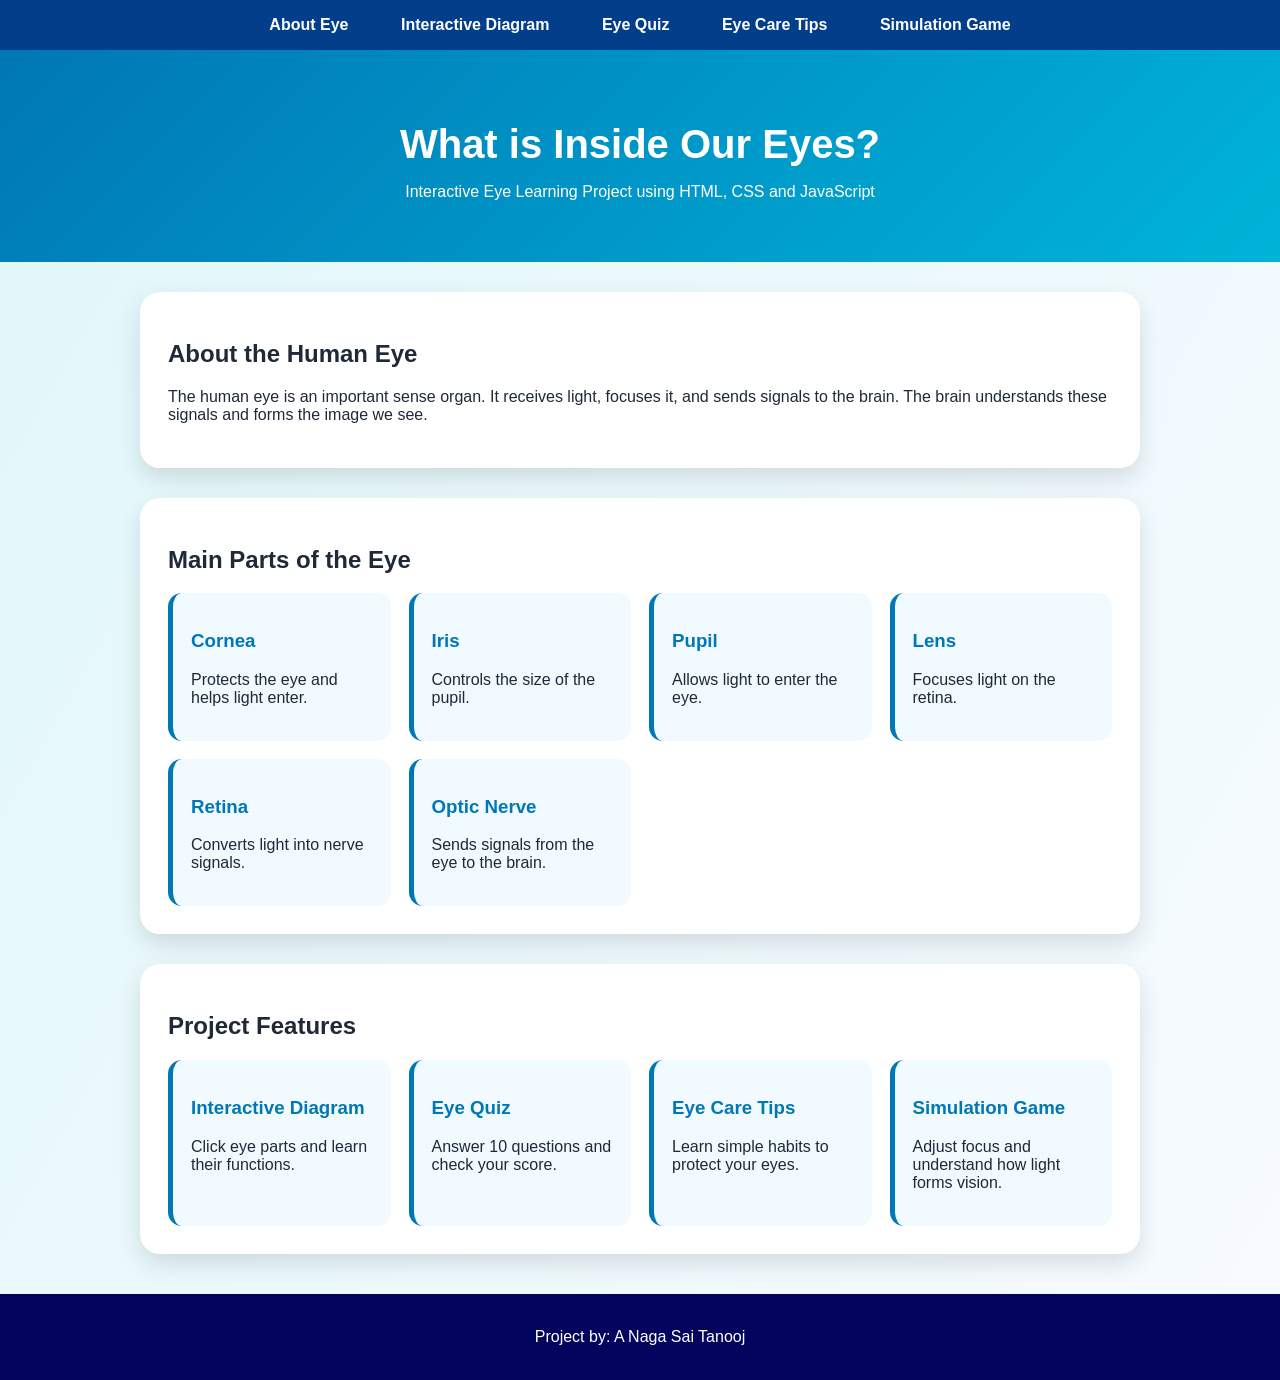
<file: index.html>
<!DOCTYPE html>
<html>
<head>
  <title>What is Inside Our Eyes?</title>
  <link rel="stylesheet" href="style.css">
</head>
<body>

<nav>
  <a href="index.html">About Eye</a>
  <a href="diagram.html">Interactive Diagram</a>
  <a href="quiz.html">Eye Quiz</a>
  <a href="tips.html">Eye Care Tips</a>
  <a href="simulation.html">Simulation Game</a>
</nav>

<div class="hero">
  <h1>What is Inside Our Eyes?</h1>
  <p>Interactive Eye Learning Project using HTML, CSS and JavaScript</p>
</div>

<section class="card">
  <h2>About the Human Eye</h2>
  <p>
    The human eye is an important sense organ. It receives light, focuses it,
    and sends signals to the brain. The brain understands these signals and
    forms the image we see.
  </p>
</section>

<section class="card">
  <h2>Main Parts of the Eye</h2>

  <div class="grid">
    <div class="part-card">
      <h3>Cornea</h3>
      <p>Protects the eye and helps light enter.</p>
    </div>

    <div class="part-card">
      <h3>Iris</h3>
      <p>Controls the size of the pupil.</p>
    </div>

    <div class="part-card">
      <h3>Pupil</h3>
      <p>Allows light to enter the eye.</p>
    </div>

    <div class="part-card">
      <h3>Lens</h3>
      <p>Focuses light on the retina.</p>
    </div>

    <div class="part-card">
      <h3>Retina</h3>
      <p>Converts light into nerve signals.</p>
    </div>

    <div class="part-card">
      <h3>Optic Nerve</h3>
      <p>Sends signals from the eye to the brain.</p>
    </div>
  </div>
</section>

<section class="card">
  <h2>Project Features</h2>

  <div class="grid">
    <div class="part-card">
      <h3>Interactive Diagram</h3>
      <p>Click eye parts and learn their functions.</p>
    </div>

    <div class="part-card">
      <h3>Eye Quiz</h3>
      <p>Answer 10 questions and check your score.</p>
    </div>

    <div class="part-card">
      <h3>Eye Care Tips</h3>
      <p>Learn simple habits to protect your eyes.</p>
    </div>

    <div class="part-card">
      <h3>Simulation Game</h3>
      <p>Adjust focus and understand how light forms vision.</p>
    </div>
  </div>
</section>

<footer>
  <p>Project by: A Naga Sai Tanooj</p>
</footer>

</body>
</html>
</file>
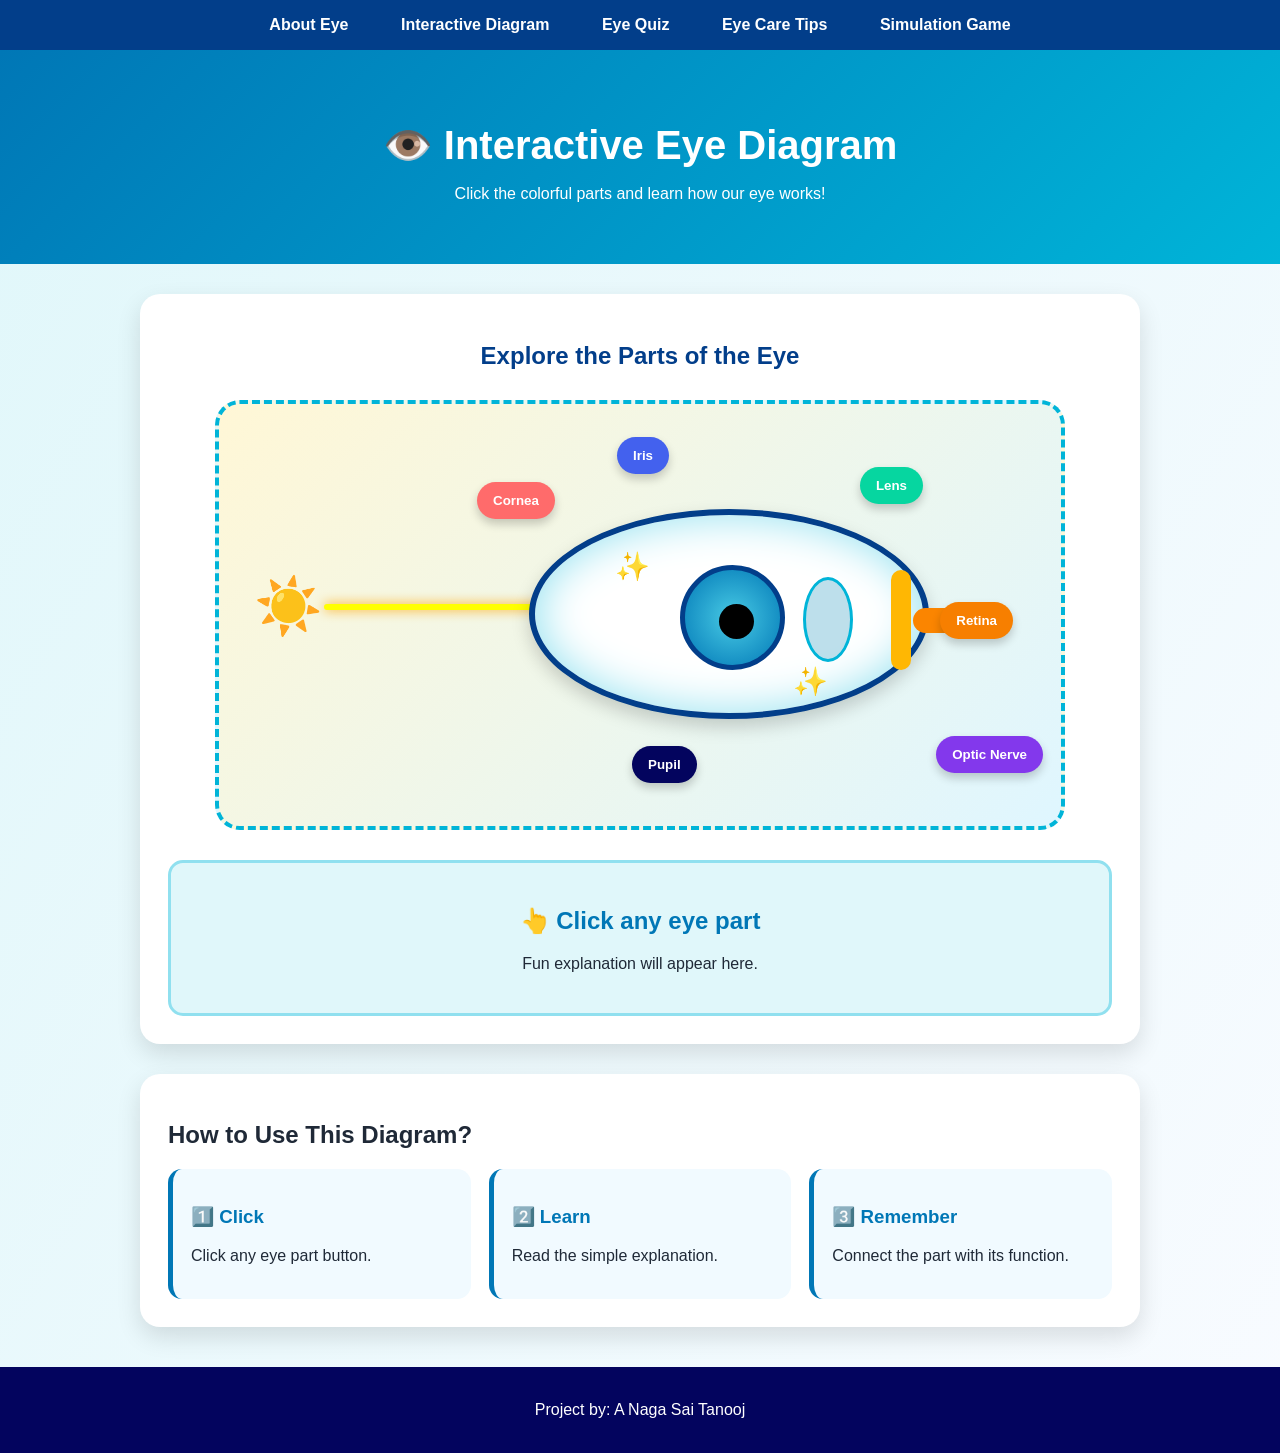
<file: diagram.html>
<!DOCTYPE html>
<html>
<head>
  <title>Interactive Eye Diagram</title>
  <link rel="stylesheet" href="style.css">
</head>
<body>

<nav>
  <a href="index.html">About Eye</a>
  <a href="diagram.html">Interactive Diagram</a>
  <a href="quiz.html">Eye Quiz</a>
  <a href="tips.html">Eye Care Tips</a>
  <a href="simulation.html">Simulation Game</a>
</nav>

<div class="hero">
  <h1>👁️ Interactive Eye Diagram</h1>
  <p>Click the colorful parts and learn how our eye works!</p>
</div>

<section class="card">

  <h2 class="center-title">Explore the Parts of the Eye</h2>

  <div class="kids-diagram">

    <div class="sun-icon">☀️</div>
    <div class="light-line"></div>

    <button class="label-btn btn-cornea" onclick="showInfo('cornea')">
      Cornea
    </button>

    <button class="label-btn btn-iris" onclick="showInfo('iris')">
      Iris
    </button>

    <button class="label-btn btn-pupil" onclick="showInfo('pupil')">
      Pupil
    </button>

    <button class="label-btn btn-lens" onclick="showInfo('lens')">
      Lens
    </button>

    <button class="label-btn btn-retina" onclick="showInfo('retina')">
      Retina
    </button>

    <button class="label-btn btn-optic" onclick="showInfo('optic')">
      Optic Nerve
    </button>

    <div class="cartoon-eye">
      <div class="eye-sparkle sparkle-one">✨</div>
      <div class="eye-sparkle sparkle-two">✨</div>

      <div class="iris-big">
        <div class="pupil-big"></div>
      </div>

      <div class="lens-shape"></div>
      <div class="retina-shape"></div>
      <div class="optic-line"></div>
    </div>

  </div>

  <div id="infoBox" class="info-box">
    <h2>👆 Click any eye part</h2>
    <p>Fun explanation will appear here.</p>
  </div>

</section>

<section class="card">
  <h2>How to Use This Diagram?</h2>

  <div class="grid">
    <div class="part-card">
      <h3>1️⃣ Click</h3>
      <p>Click any eye part button.</p>
    </div>

    <div class="part-card">
      <h3>2️⃣ Learn</h3>
      <p>Read the simple explanation.</p>
    </div>

    <div class="part-card">
      <h3>3️⃣ Remember</h3>
      <p>Connect the part with its function.</p>
    </div>
  </div>
</section>

<footer>
  <p>Project by: A Naga Sai Tanooj</p>
</footer>

<script src="script.js"></script>

</body>
</html>
</file>
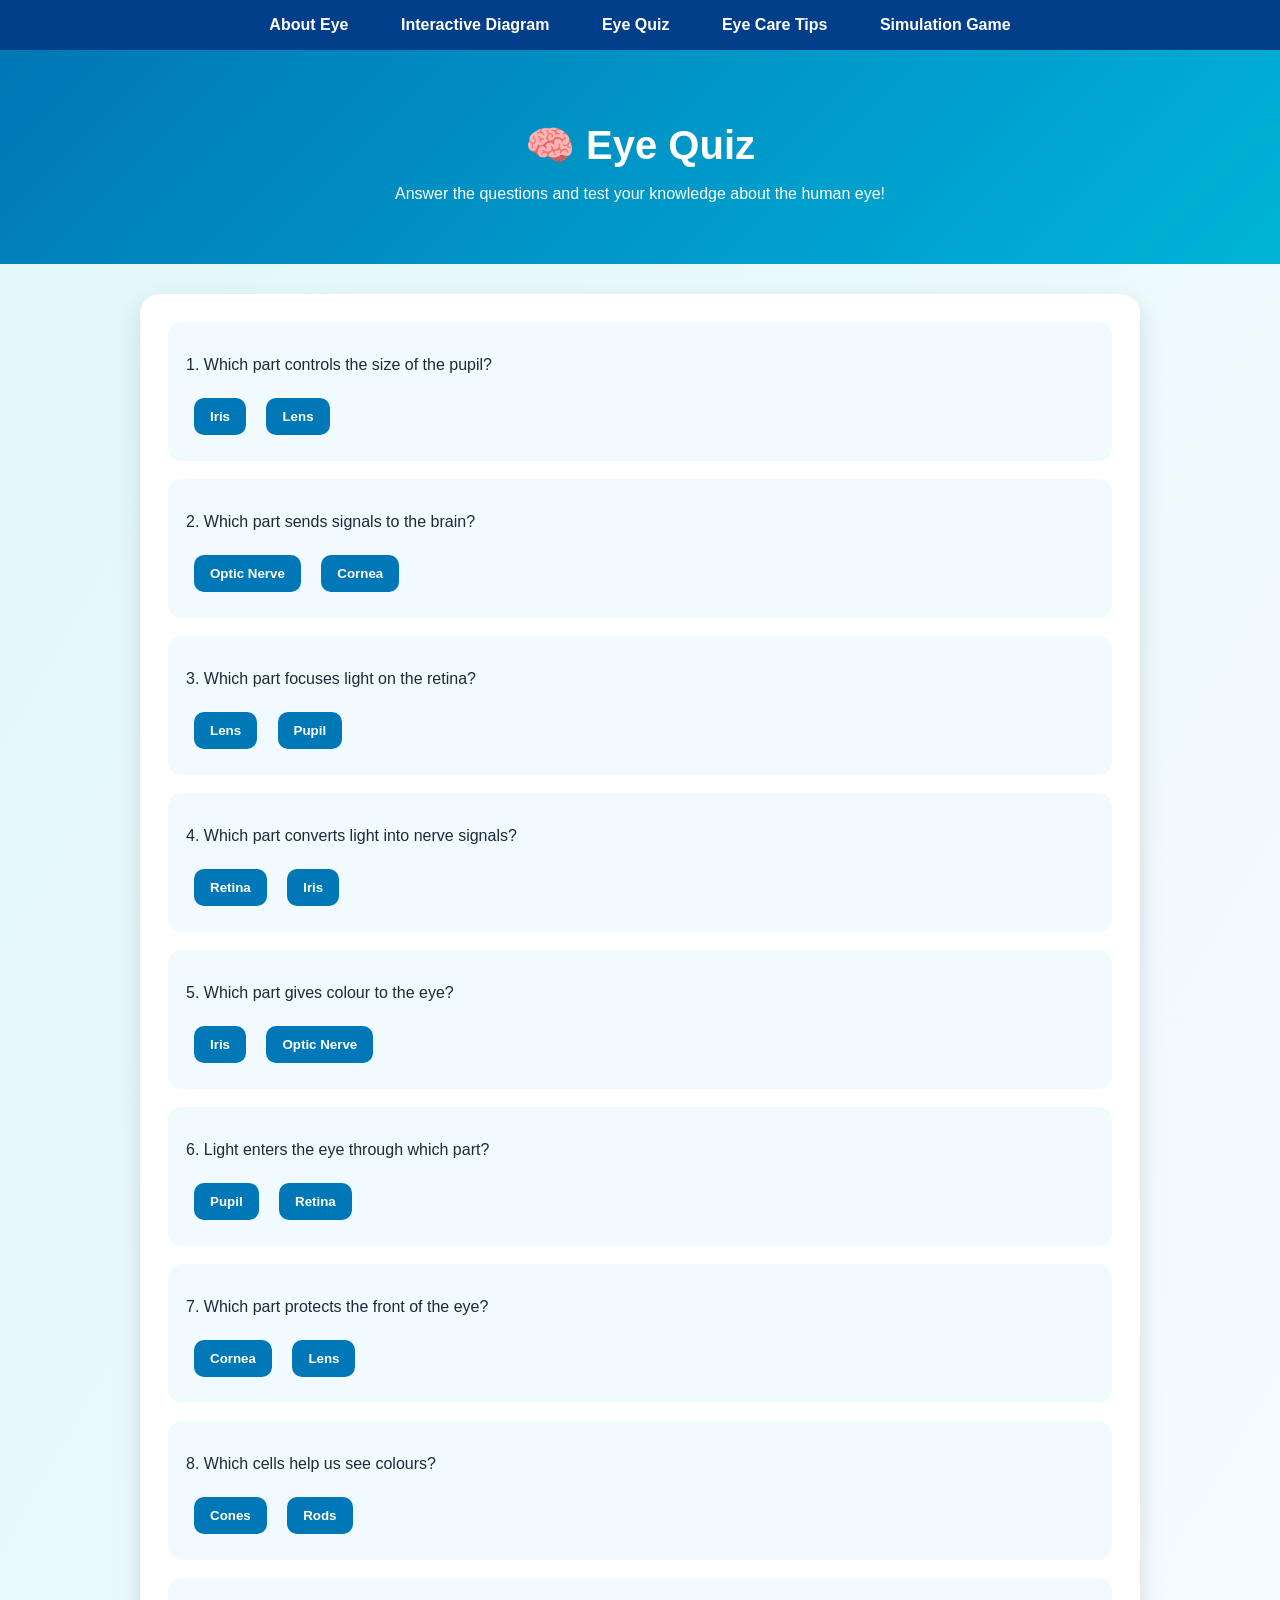
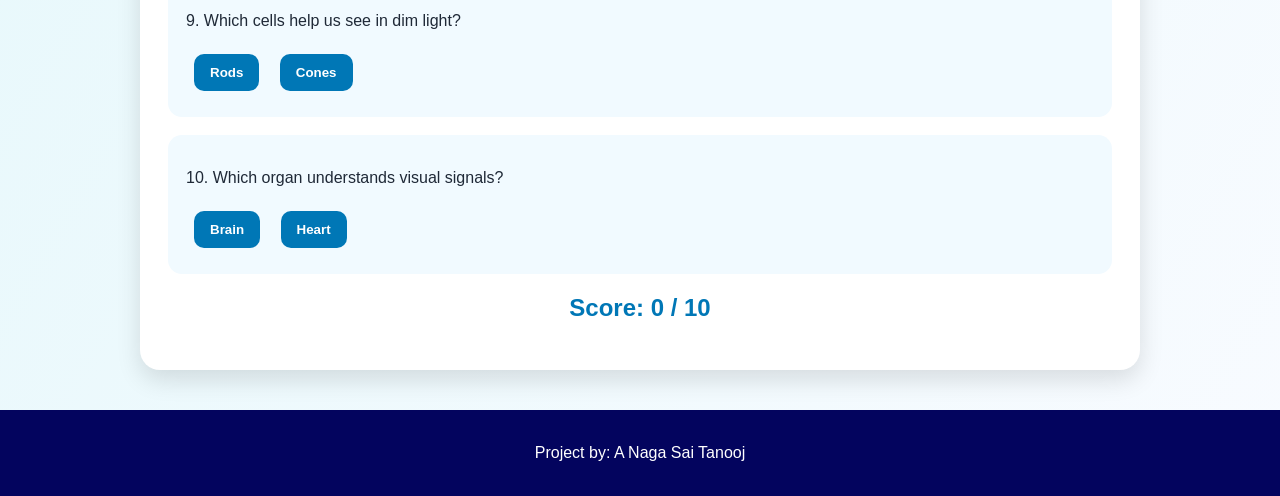
<file: quiz.html>
<!DOCTYPE html>
<html>
<head>
  <title>Eye Quiz</title>
  <link rel="stylesheet" href="style.css">
</head>
<body>

<nav>
  <a href="index.html">About Eye</a>
  <a href="diagram.html">Interactive Diagram</a>
  <a href="quiz.html">Eye Quiz</a>
  <a href="tips.html">Eye Care Tips</a>
  <a href="simulation.html">Simulation Game</a>
</nav>

<div class="hero">
  <h1>🧠 Eye Quiz</h1>
  <p>Answer the questions and test your knowledge about the human eye!</p>
</div>

<section class="card">

  <div class="question">
    <p>1. Which part controls the size of the pupil?</p>
    <button onclick="checkAnswer(this, false)">Iris</button>
    <button onclick="checkAnswer(this, true)">Lens</button>
  </div>

  <div class="question">
    <p>2. Which part sends signals to the brain?</p>
    <button onclick="checkAnswer(this, true)">Optic Nerve</button>
    <button onclick="checkAnswer(this, false)">Cornea</button>
  </div>

  <div class="question">
    <p>3. Which part focuses light on the retina?</p>
    <button onclick="checkAnswer(this, true)">Lens</button>
    <button onclick="checkAnswer(this, false)">Pupil</button>
  </div>

  <div class="question">
    <p>4. Which part converts light into nerve signals?</p>
    <button onclick="checkAnswer(this, false)">Retina</button>
    <button onclick="checkAnswer(this, true)">Iris</button>
  </div>

  <div class="question">
    <p>5. Which part gives colour to the eye?</p>
    <button onclick="checkAnswer(this, true)">Iris</button>
    <button onclick="checkAnswer(this, false)">Optic Nerve</button>
  </div>

  <div class="question">
    <p>6. Light enters the eye through which part?</p>
    <button onclick="checkAnswer(this, false)">Pupil</button>
    <button onclick="checkAnswer(this, true)">Retina</button>
  </div>

  <div class="question">
    <p>7. Which part protects the front of the eye?</p>
    <button onclick="checkAnswer(this, true)">Cornea</button>
    <button onclick="checkAnswer(this, false)">Lens</button>
  </div>

  <div class="question">
    <p>8. Which cells help us see colours?</p>
    <button onclick="checkAnswer(this, true)">Cones</button>
    <button onclick="checkAnswer(this, false)">Rods</button>
  </div>

  <div class="question">
    <p>9. Which cells help us see in dim light?</p>
    <button onclick="checkAnswer(this, false)">Rods</button>
    <button onclick="checkAnswer(this, true)">Cones</button>
  </div>

  <div class="question">
    <p>10. Which organ understands visual signals?</p>
    <button onclick="checkAnswer(this, false)">Brain</button>
    <button onclick="checkAnswer(this, true)">Heart</button>
  </div>

  <h2 id="score">Score: 0 / 10</h2>

</section>

<footer>
  <p>Project by: A Naga Sai Tanooj</p>
</footer>

<script src="script.js"></script>

</body>
</html>
</file>
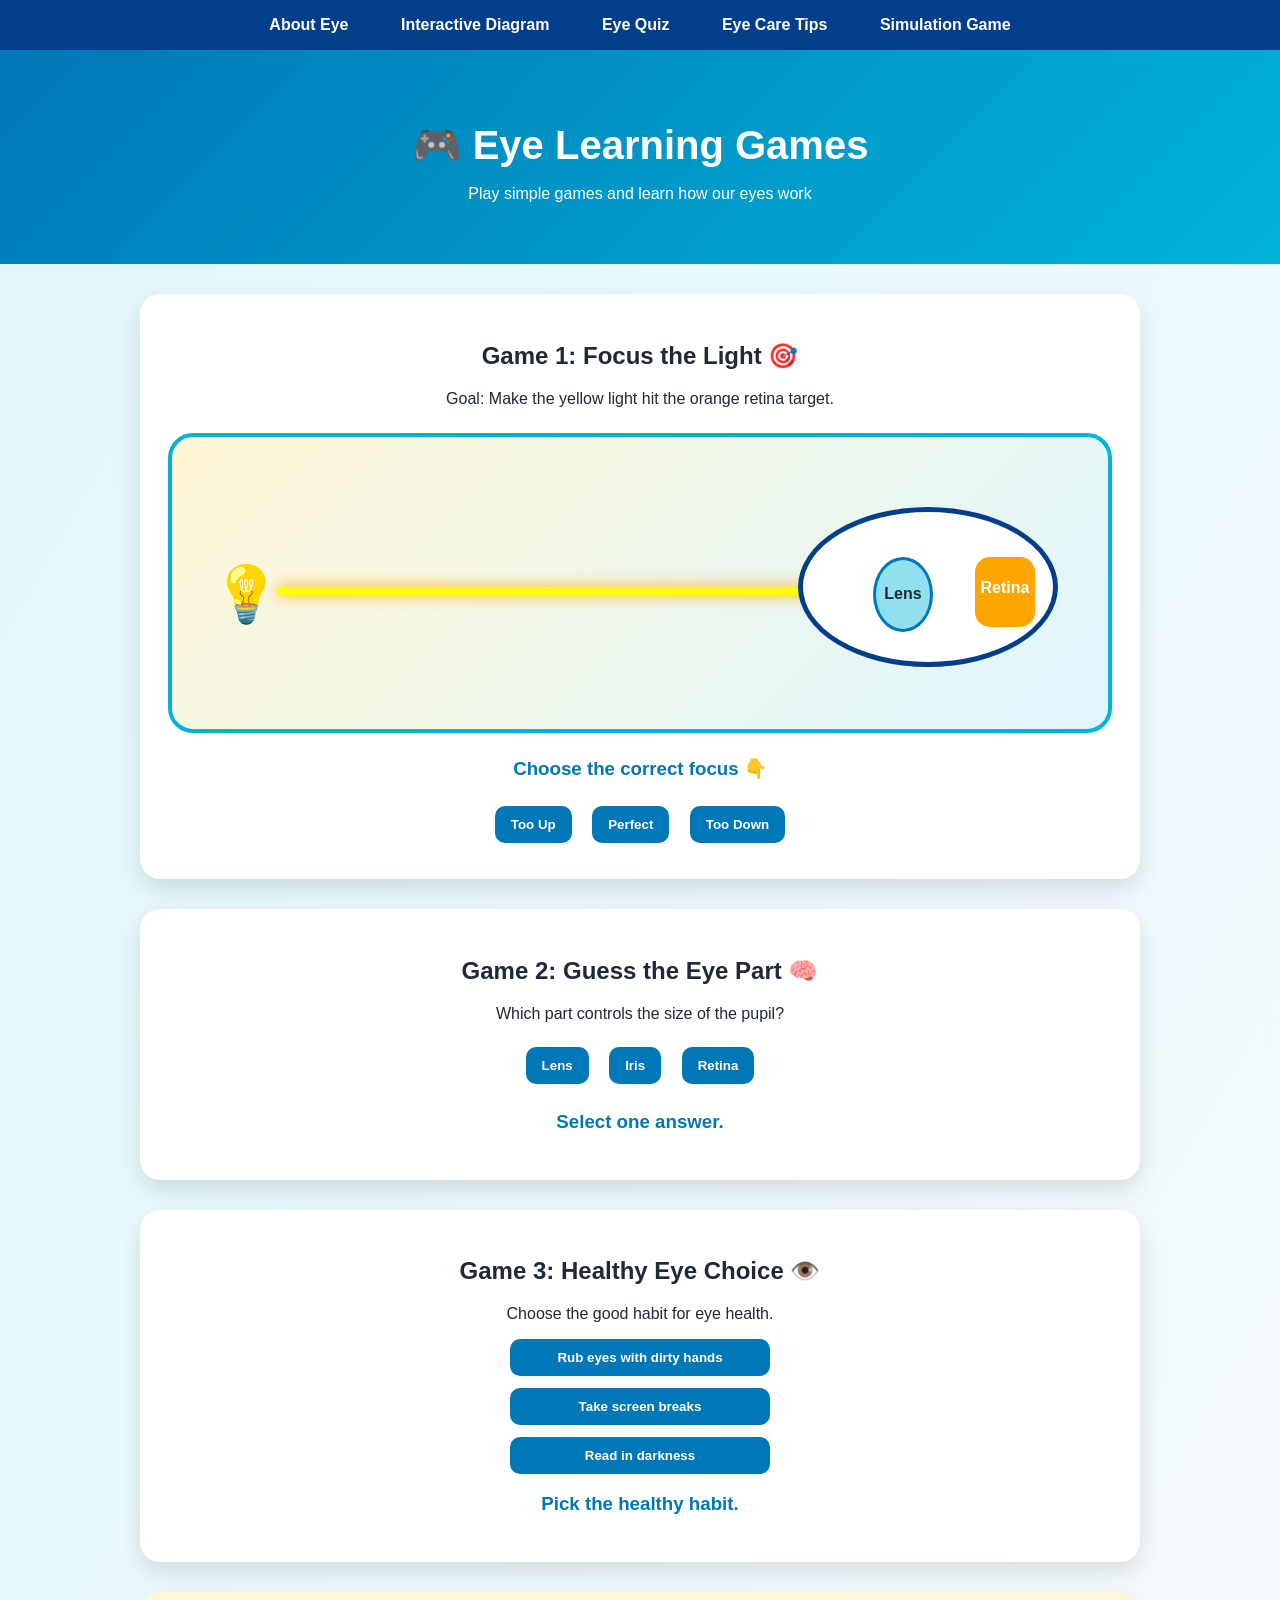
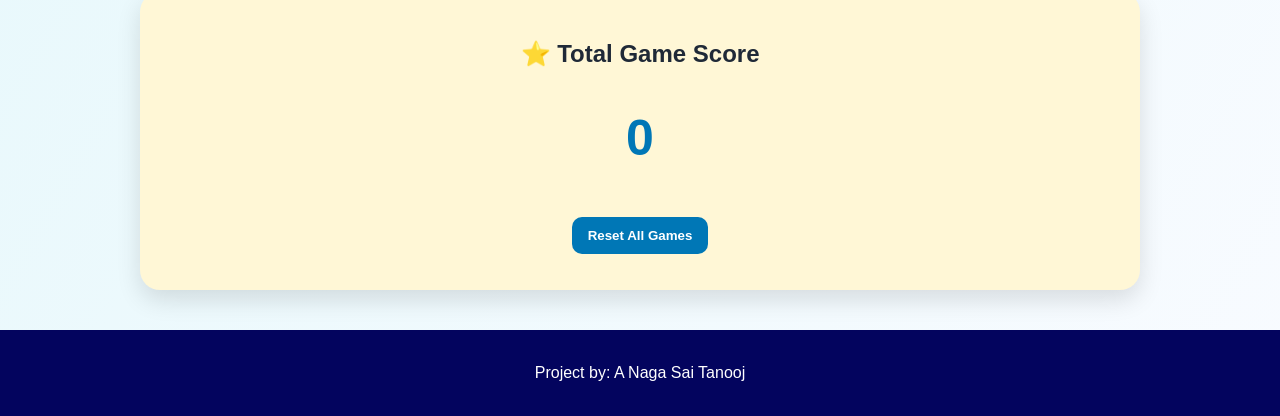
<file: simulation.html>
<!DOCTYPE html>
<html>
<head>
  <title>Eye Games</title>
  <link rel="stylesheet" href="style.css">
</head>
<body>

<nav>
  <a href="index.html">About Eye</a>
  <a href="diagram.html">Interactive Diagram</a>
  <a href="quiz.html">Eye Quiz</a>
  <a href="tips.html">Eye Care Tips</a>
  <a href="simulation.html">Simulation Game</a>
</nav>

<div class="hero">
  <h1>🎮 Eye Learning Games</h1>
  <p>Play simple games and learn how our eyes work</p>
</div>

<section class="card game-card">
  <h2>Game 1: Focus the Light 🎯</h2>
  <p>Goal: Make the yellow light hit the orange retina target.</p>

  <div class="focus-game">
    <div class="bulb">💡</div>
    <div id="focusRay" class="focus-ray"></div>

    <div class="focus-eye">
      <div class="focus-lens">Lens</div>
      <div class="focus-retina">Retina</div>
    </div>
  </div>

  <h3 id="focusMsg">Choose the correct focus 👇</h3>
  <button onclick="focusGame('up')">Too Up</button>
  <button onclick="focusGame('perfect')">Perfect</button>
  <button onclick="focusGame('down')">Too Down</button>
</section>

<section class="card game-card">
  <h2>Game 2: Guess the Eye Part 🧠</h2>
  <p id="guessQuestion">Which part controls the size of the pupil?</p>

  <button onclick="guessPart(this, false)">Lens</button>
  <button onclick="guessPart(this, true)">Iris</button>
  <button onclick="guessPart(this, false)">Retina</button>

  <h3 id="guessMsg">Select one answer.</h3>
</section>

<section class="card game-card">
  <h2>Game 3: Healthy Eye Choice 👁️</h2>
  <p>Choose the good habit for eye health.</p>

  <div class="choice-box">
    <button onclick="careChoice(false)">Rub eyes with dirty hands</button>
    <button onclick="careChoice(true)">Take screen breaks</button>
    <button onclick="careChoice(false)">Read in darkness</button>
  </div>

  <h3 id="careMsg">Pick the healthy habit.</h3>
</section>

<section class="card score-card">
  <h2>⭐ Total Game Score</h2>
  <h1 id="totalScore">0</h1>
  <button onclick="resetAllGames()">Reset All Games</button>
</section>

<footer>
  <p>Project by: A Naga Sai Tanooj</p>
</footer>

<script src="script.js"></script>
</body>
</html>
</file>
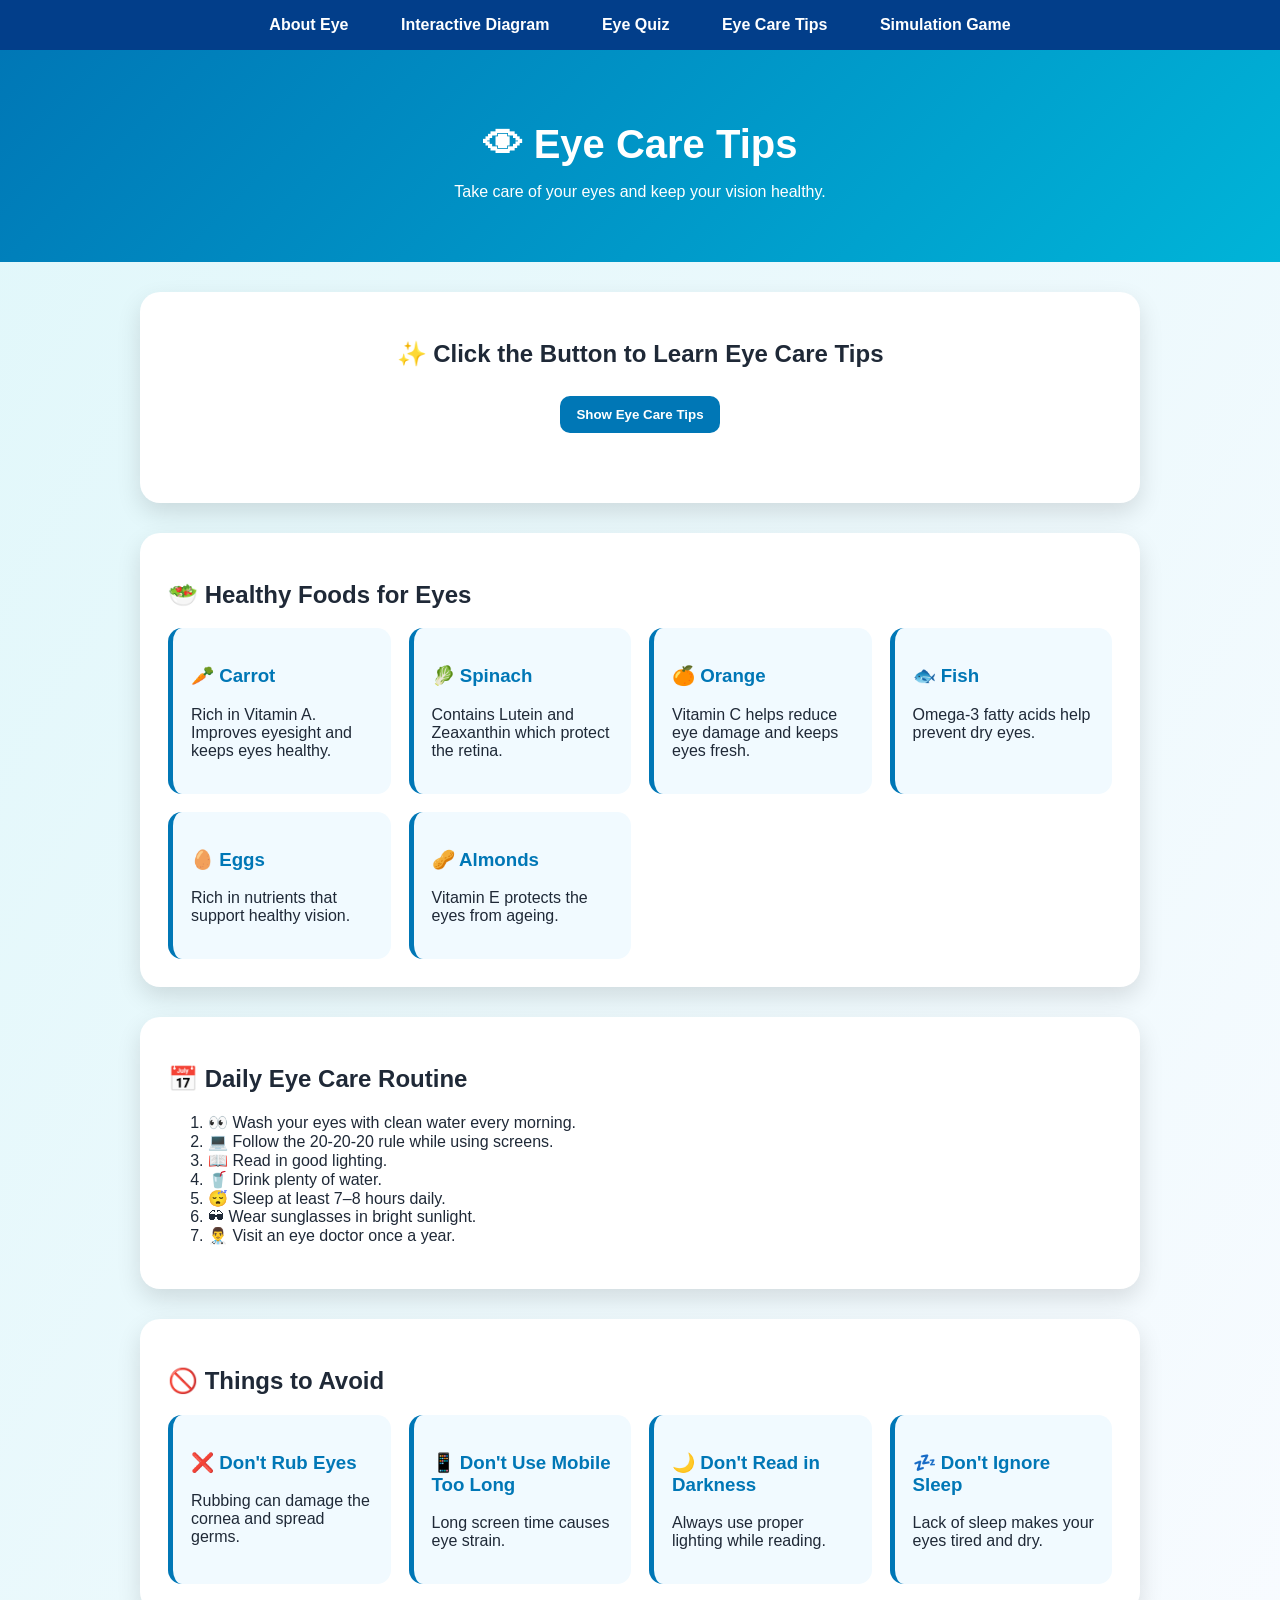
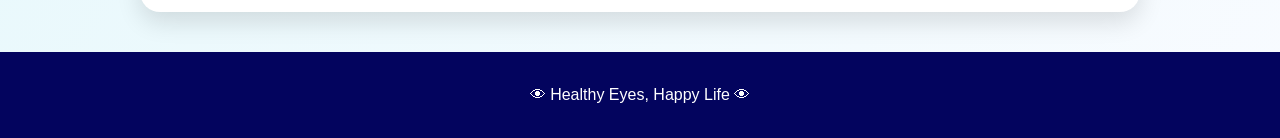
<file: tips.html>
<!DOCTYPE html>
<html lang="en">

<head>
    <meta charset="UTF-8">
    <meta name="viewport" content="width=device-width, initial-scale=1.0">
    <title>Eye Care Tips</title>
    <link rel="stylesheet" href="style.css">
</head>

<body>

    <nav>
        <a href="index.html">About Eye</a>
        <a href="diagram.html">Interactive Diagram</a>
        <a href="quiz.html">Eye Quiz</a>
        <a href="tips.html">Eye Care Tips</a>
        <a href="simulation.html">Simulation Game</a>
    </nav>

    <div class="hero">
        <h1>👁 Eye Care Tips</h1>
        <p>Take care of your eyes and keep your vision healthy.</p>
    </div>

    <section class="card">

        <h2 style="text-align:center;">✨ Click the Button to Learn Eye Care Tips</h2>

        <center>
            <button onclick="showTips()">Show Eye Care Tips</button>
        </center>

        <br>

        <ul id="tipsList"></ul>

    </section>

    <section class="card">

        <h2>🥗 Healthy Foods for Eyes</h2>

        <div class="grid">

            <div class="part-card">
                <h3>🥕 Carrot</h3>
                <p>Rich in Vitamin A. Improves eyesight and keeps eyes healthy.</p>
            </div>

            <div class="part-card">
                <h3>🥬 Spinach</h3>
                <p>Contains Lutein and Zeaxanthin which protect the retina.</p>
            </div>

            <div class="part-card">
                <h3>🍊 Orange</h3>
                <p>Vitamin C helps reduce eye damage and keeps eyes fresh.</p>
            </div>

            <div class="part-card">
                <h3>🐟 Fish</h3>
                <p>Omega-3 fatty acids help prevent dry eyes.</p>
            </div>

            <div class="part-card">
                <h3>🥚 Eggs</h3>
                <p>Rich in nutrients that support healthy vision.</p>
            </div>

            <div class="part-card">
                <h3>🥜 Almonds</h3>
                <p>Vitamin E protects the eyes from ageing.</p>
            </div>

        </div>

    </section>

    <section class="card">

        <h2>📅 Daily Eye Care Routine</h2>

        <ol>

            <li>👀 Wash your eyes with clean water every morning.</li>

            <li>💻 Follow the 20-20-20 rule while using screens.</li>

            <li>📖 Read in good lighting.</li>

            <li>🥤 Drink plenty of water.</li>

            <li>😴 Sleep at least 7–8 hours daily.</li>

            <li>🕶 Wear sunglasses in bright sunlight.</li>

            <li>👨‍⚕ Visit an eye doctor once a year.</li>

        </ol>

    </section>

    <section class="card">

        <h2>🚫 Things to Avoid</h2>

        <div class="grid">

            <div class="part-card">
                <h3>❌ Don't Rub Eyes</h3>
                <p>Rubbing can damage the cornea and spread germs.</p>
            </div>

            <div class="part-card">
                <h3>📱 Don't Use Mobile Too Long</h3>
                <p>Long screen time causes eye strain.</p>
            </div>

            <div class="part-card">
                <h3>🌙 Don't Read in Darkness</h3>
                <p>Always use proper lighting while reading.</p>
            </div>

            <div class="part-card">
                <h3>💤 Don't Ignore Sleep</h3>
                <p>Lack of sleep makes your eyes tired and dry.</p>
            </div>

        </div>

    </section>

    <footer>
        <p>👁 Healthy Eyes, Happy Life 👁</p>
    </footer>

    <script src="script.js"></script>

</body>

</html>
</file>
<file: style.css>
* {
  box-sizing: border-box;
}

body {
  margin: 0;
  font-family: Arial, sans-serif;
  background: linear-gradient(120deg, #e0f7fa, #f8fbff);
  color: #1f2937;
}

nav {
  background: #023e8a;
  padding: 16px;
  text-align: center;
  position: sticky;
  top: 0;
  z-index: 100;
}

nav a {
  color: white;
  text-decoration: none;
  margin: 10px;
  padding: 10px 14px;
  border-radius: 20px;
  font-weight: bold;
}

nav a:hover {
  background: #0077b6;
}

.hero {
  text-align: center;
  padding: 45px 20px;
  background: linear-gradient(135deg, #0077b6, #00b4d8);
  color: white;
}

.hero h1 {
  font-size: 40px;
  margin-bottom: 10px;
}

.card {
  width: 88%;
  max-width: 1000px;
  margin: 30px auto;
  background: white;
  padding: 28px;
  border-radius: 20px;
  box-shadow: 0 10px 25px rgba(0,0,0,0.12);
}

.center-title {
  text-align: center;
  color: #023e8a;
}

.grid {
  display: grid;
  grid-template-columns: repeat(auto-fit, minmax(190px, 1fr));
  gap: 18px;
}

.part-card {
  background: #f1faff;
  padding: 18px;
  border-left: 5px solid #0077b6;
  border-radius: 14px;
}

.part-card h3 {
  color: #0077b6;
}

button {
  margin: 8px;
  padding: 11px 16px;
  border: none;
  background: #0077b6;
  color: white;
  border-radius: 10px;
  cursor: pointer;
  font-weight: bold;
}

button:hover {
  background: #023e8a;
}

/* Attractive Kids Diagram */

.kids-diagram {
  position: relative;
  width: 850px;
  max-width: 100%;
  height: 430px;
  margin: 30px auto;
  background: linear-gradient(135deg, #fff7d6, #dff6ff);
  border: 4px dashed #00b4d8;
  border-radius: 25px;
  overflow: hidden;
}

.sun-icon {
  position: absolute;
  left: 35px;
  top: 170px;
  font-size: 55px;
  animation: sunMove 2s infinite alternate;
}

@keyframes sunMove {
  from { transform: scale(1); }
  to { transform: scale(1.12); }
}

.light-line {
  position: absolute;
  left: 105px;
  top: 200px;
  width: 220px;
  height: 6px;
  background: yellow;
  box-shadow: 0 0 12px orange;
  border-radius: 20px;
}

.cartoon-eye {
  position: absolute;
  left: 310px;
  top: 105px;
  width: 400px;
  height: 210px;
  background: white;
  border: 6px solid #023e8a;
  border-radius: 50%;
  box-shadow: inset 0 0 45px #90e0ef, 0 8px 18px rgba(0,0,0,0.18);
  animation: eyeBlink 4s infinite;
}

@keyframes eyeBlink {
  0%, 90%, 100% { transform: scaleY(1); }
  95% { transform: scaleY(0.85); }
}

.iris-big {
  position: absolute;
  left: 145px;
  top: 50px;
  width: 105px;
  height: 105px;
  background: radial-gradient(circle, #48cae4, #0077b6);
  border: 5px solid #023e8a;
  border-radius: 50%;
}

.pupil-big {
  position: absolute;
  left: 34px;
  top: 34px;
  width: 35px;
  height: 35px;
  background: black;
  border-radius: 50%;
}

.lens-shape {
  position: absolute;
  right: 70px;
  top: 62px;
  width: 50px;
  height: 85px;
  background: rgba(173, 216, 230, 0.8);
  border: 3px solid #00b4d8;
  border-radius: 50%;
}

.retina-shape {
  position: absolute;
  right: 12px;
  top: 55px;
  width: 20px;
  height: 100px;
  background: #ffb703;
  border-radius: 15px;
}

.optic-line {
  position: absolute;
  right: -75px;
  top: 93px;
  width: 85px;
  height: 25px;
  background: #fb8500;
  border-radius: 20px;
}

.eye-sparkle {
  position: absolute;
  font-size: 28px;
}

.sparkle-one {
  left: 80px;
  top: 35px;
}

.sparkle-two {
  right: 95px;
  top: 150px;
}

.label-btn {
  position: absolute;
  z-index: 10;
  border-radius: 25px;
  box-shadow: 0 5px 10px rgba(0,0,0,0.2);
}

.btn-cornea {
  left: 250px;
  top: 70px;
  background: #ff6b6b;
}

.btn-iris {
  left: 390px;
  top: 25px;
  background: #4361ee;
}

.btn-pupil {
  left: 405px;
  bottom: 35px;
  background: #03045e;
}

.btn-lens {
  right: 130px;
  top: 55px;
  background: #06d6a0;
}

.btn-retina {
  right: 40px;
  top: 190px;
  background: #f77f00;
}

.btn-optic {
  right: 10px;
  bottom: 45px;
  background: #8338ec;
}

.info-box {
  background: #e0f7fa;
  padding: 24px;
  border-radius: 15px;
  text-align: center;
  border: 3px solid #90e0ef;
  margin-top: 25px;
}

.info-box h2 {
  color: #0077b6;
}

/* Quiz */

.question {
  background: #f1faff;
  padding: 18px;
  border-radius: 14px;
  margin-bottom: 18px;
}

#score {
  color: #0077b6;
  text-align: center;
}

/* Tips */

#tips li,
#tipsList li {
  margin: 12px 0;
  font-size: 18px;
}

/* Simulation */

.simulation-box {
  position: relative;
  height: 280px;
  background: #f1faff;
  border: 3px solid #0077b6;
  border-radius: 15px;
  overflow: hidden;
  margin: 20px auto;
}

.sun {
  position: absolute;
  left: 25px;
  top: 105px;
  font-size: 50px;
}

.ray {
  position: absolute;
  left: 90px;
  width: 430px;
  height: 5px;
  background: yellow;
  box-shadow: 0 0 10px orange;
  transition: 0.5s;
}

.ray1 { top: 115px; }
.ray2 { top: 140px; }
.ray3 { top: 165px; }

.game-eye {
  position: absolute;
  right: 80px;
  top: 65px;
  width: 230px;
  height: 150px;
  background: white;
  border: 4px solid #023e8a;
  border-radius: 50%;
}

.game-lens {
  position: absolute;
  left: 75px;
  top: 35px;
  width: 45px;
  height: 75px;
  background: #90e0ef;
  border-radius: 50%;
  border: 3px solid #0077b6;
}

.game-retina {
  position: absolute;
  right: 18px;
  top: 45px;
  width: 18px;
  height: 60px;
  background: orange;
  border-radius: 10px;
}

#gameMessage,
#gameScore {
  text-align: center;
  color: #0077b6;
}

/* Footer */

footer {
  text-align: center;
  padding: 18px;
  background: #03045e;
  color: white;
  margin-top: 40px;
}

/* Mobile Responsive */

@media (max-width: 768px) {
  nav a {
    display: block;
    margin: 8px;
  }

  .hero h1 {
    font-size: 28px;
  }

  .card {
    width: 94%;
    padding: 20px;
  }

  .kids-diagram {
    height: 520px;
  }

  .cartoon-eye {
    left: 60px;
    top: 160px;
    width: 300px;
    height: 165px;
  }

  .iris-big {
    left: 105px;
    top: 38px;
    width: 85px;
    height: 85px;
  }

  .pupil-big {
    left: 27px;
    top: 27px;
    width: 28px;
    height: 28px;
  }

  .lens-shape {
    right: 55px;
    top: 48px;
    height: 65px;
  }

  .sun-icon {
    left: 30px;
    top: 60px;
  }

  .light-line {
    left: 100px;
    top: 90px;
    width: 170px;
  }

  .btn-cornea { left: 20px; top: 350px; }
  .btn-iris { left: 130px; top: 350px; }
  .btn-pupil { left: 230px; top: 350px; }
  .btn-lens { left: 20px; top: 410px; }
  .btn-retina { left: 130px; top: 410px; }
  .btn-optic { left: 230px; top: 410px; }

  .simulation-box {
    height: 360px;
  }

  .game-eye {
    right: 25px;
    top: 145px;
  }

  .ray {
    width: 250px;
  }
}
.game-card {
  text-align: center;
}

.focus-game {
  position: relative;
  height: 300px;
  background: linear-gradient(135deg, #fff7d6, #dff6ff);
  border: 4px solid #00b4d8;
  border-radius: 25px;
  margin: 25px auto;
  overflow: hidden;
}

.bulb {
  position: absolute;
  left: 40px;
  top: 125px;
  font-size: 55px;
}

.focus-ray {
  position: absolute;
  left: 105px;
  top: 150px;
  width: 560px;
  height: 8px;
  background: yellow;
  box-shadow: 0 0 15px orange;
  border-radius: 20px;
  transform-origin: left center;
  transition: 0.5s;
}

.focus-eye {
  position: absolute;
  right: 50px;
  top: 70px;
  width: 260px;
  height: 160px;
  background: white;
  border: 5px solid #023e8a;
  border-radius: 50%;
}

.focus-lens {
  position: absolute;
  left: 70px;
  top: 45px;
  width: 60px;
  height: 75px;
  background: #90e0ef;
  border: 3px solid #0077b6;
  border-radius: 50%;
  padding-top: 25px;
  font-weight: bold;
}

.focus-retina {
  position: absolute;
  right: 18px;
  top: 45px;
  width: 60px;
  height: 70px;
  background: orange;
  color: white;
  border-radius: 15px;
  padding-top: 22px;
  font-weight: bold;
}

#focusMsg,
#guessMsg,
#careMsg {
  color: #0077b6;
}

.choice-box button {
  display: block;
  margin: 12px auto;
  width: 260px;
}

.score-card {
  text-align: center;
  background: #fff7d6;
}

#totalScore {
  font-size: 50px;
  color: #0077b6;
}
</file>
